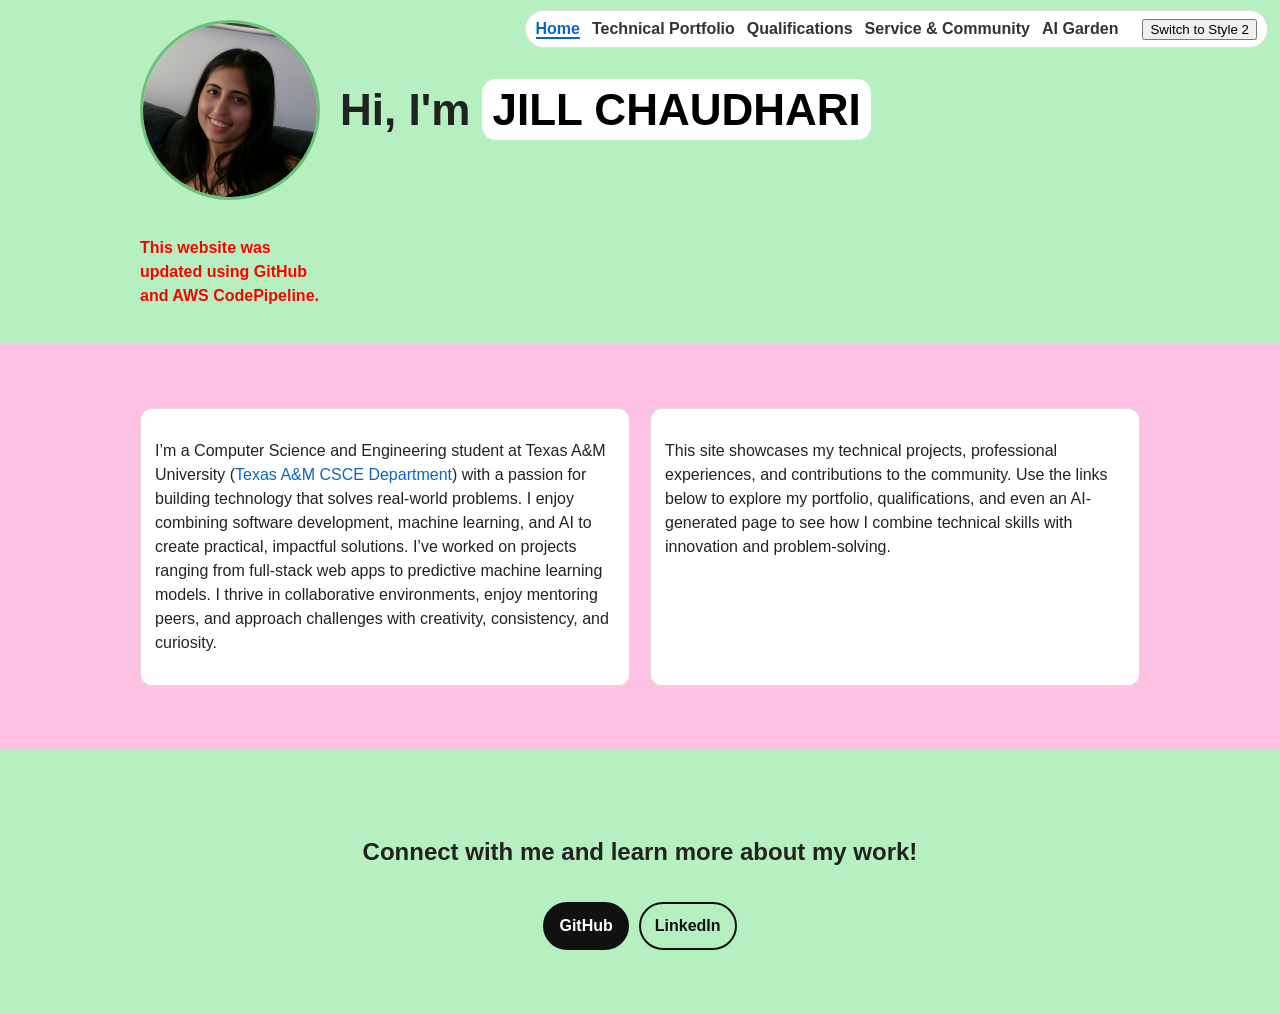
<file: index.html>
<!DOCTYPE html>
<html lang="en">
<head>
    <meta charset="UTF-8">
    <meta name="viewport" content="width=device-width, initial-scale=1" />
    <title>Jill Chaudhari – Landing Page</title>
    <link id="page_style" rel="stylesheet" href="styling_1.css">
</head>
<body>
  
    <nav class="site-nav">
        <ul>
            <li><a href="index.html">Home</a></li>
            <li><a href="portfolio.html">Technical Portfolio</a></li>
            <li><a href="qualifications.html">Qualifications</a></li>
            <li><a href="service.html">Service & Community</a></li>
            <li><a href="ai.html">AI Garden</a></li>
            <li style="margin-left:12px"><button id="theme-toggle" type="button">Switch to Style 2</button></li>
        </ul>
    </nav>

    <div class="site">
    <!-- SIDEBAR (Style 2 shows this) -->
    <aside class="sidebar">
      <div class="brand">
        <img class="headshot" src="headshot.jpeg" alt="Jill Chaudhari headshot">
        <div>
          <h3 class="name">Jill Chaudhari</h3>
          <p class="subtitle">CSCE @ Texas A&M</p>
        </div>
      </div>
      <nav class="nav">
        <a href="index.html">Home</a>
        <a href="portfolio.html">Technical Portfolio</a>
        <a href="qualifications.html">Qualifications</a>
        <a href="service.html">Service & Community</a>
        <a href="ai.html">AI Garden</a>
      </nav>
      <button id="theme-toggle-s2" type="button" class="toggle-btn">Switch to Style 1</button>
      <div class="footer">© 2025 Jill Chaudhari</div>
    </aside>

  <main class ="main">
    <header class="hero">
     <div class="wrapper">
      <img class="headshot" src="headshot.jpeg" alt="Jill Chaudhari headshot">
      <h1>Hi, I'm <span class="bubble">JILL CHAUDHARI</span></h1>
         <p style="color:red; font-weight:bold;">
        This website was updated using GitHub and AWS CodePipeline.
       </p>
     </div>
    </header>


    <section class="band band-pink two-text">
      <div class="wrapper">
        <div class="card">
          <p>
            I’m a Computer Science and Engineering student at Texas A&amp;M University
            (<a href="https://engineering.tamu.edu/cse/index.html" target="_blank" rel="noopener">Texas A&amp;M CSCE Department</a>)
            with a passion for building technology that solves real-world problems. I enjoy combining software development,
            machine learning, and AI to create practical, impactful solutions. I’ve worked on projects ranging from full-stack web apps to predictive machine learning models. I thrive in
            collaborative environments, enjoy mentoring peers, and approach challenges with creativity, consistency, and curiosity.
          </p>
        </div>
        <div class="card">
          <p>
            This site showcases my technical projects, professional experiences, and contributions to the community. 
            Use the links below to explore my portfolio, qualifications, and even an AI-generated page to see how I 
            combine technical skills with innovation and problem-solving.
          </p>
        </div>
      </div>
    </section>
     

    <section class="band band-green connect">
      <div class="wrapper">
        <h2>Connect with me and learn more about my work!</h2>
        <div class="btns">
          <a class="btn" href="https://github.com/jillchaudhari-tamu" target="_blank" rel="noopener">GitHub</a>
          <a class="btn btn--outline" href="https://www.linkedin.com/in/jill-chaudhari" target="_blank" rel="noopener">LinkedIn</a>
        </div>
      </div>
    </section>
  </main>
  </div>
  <script src="functions.js"></script>
</body>
</html>
</file>
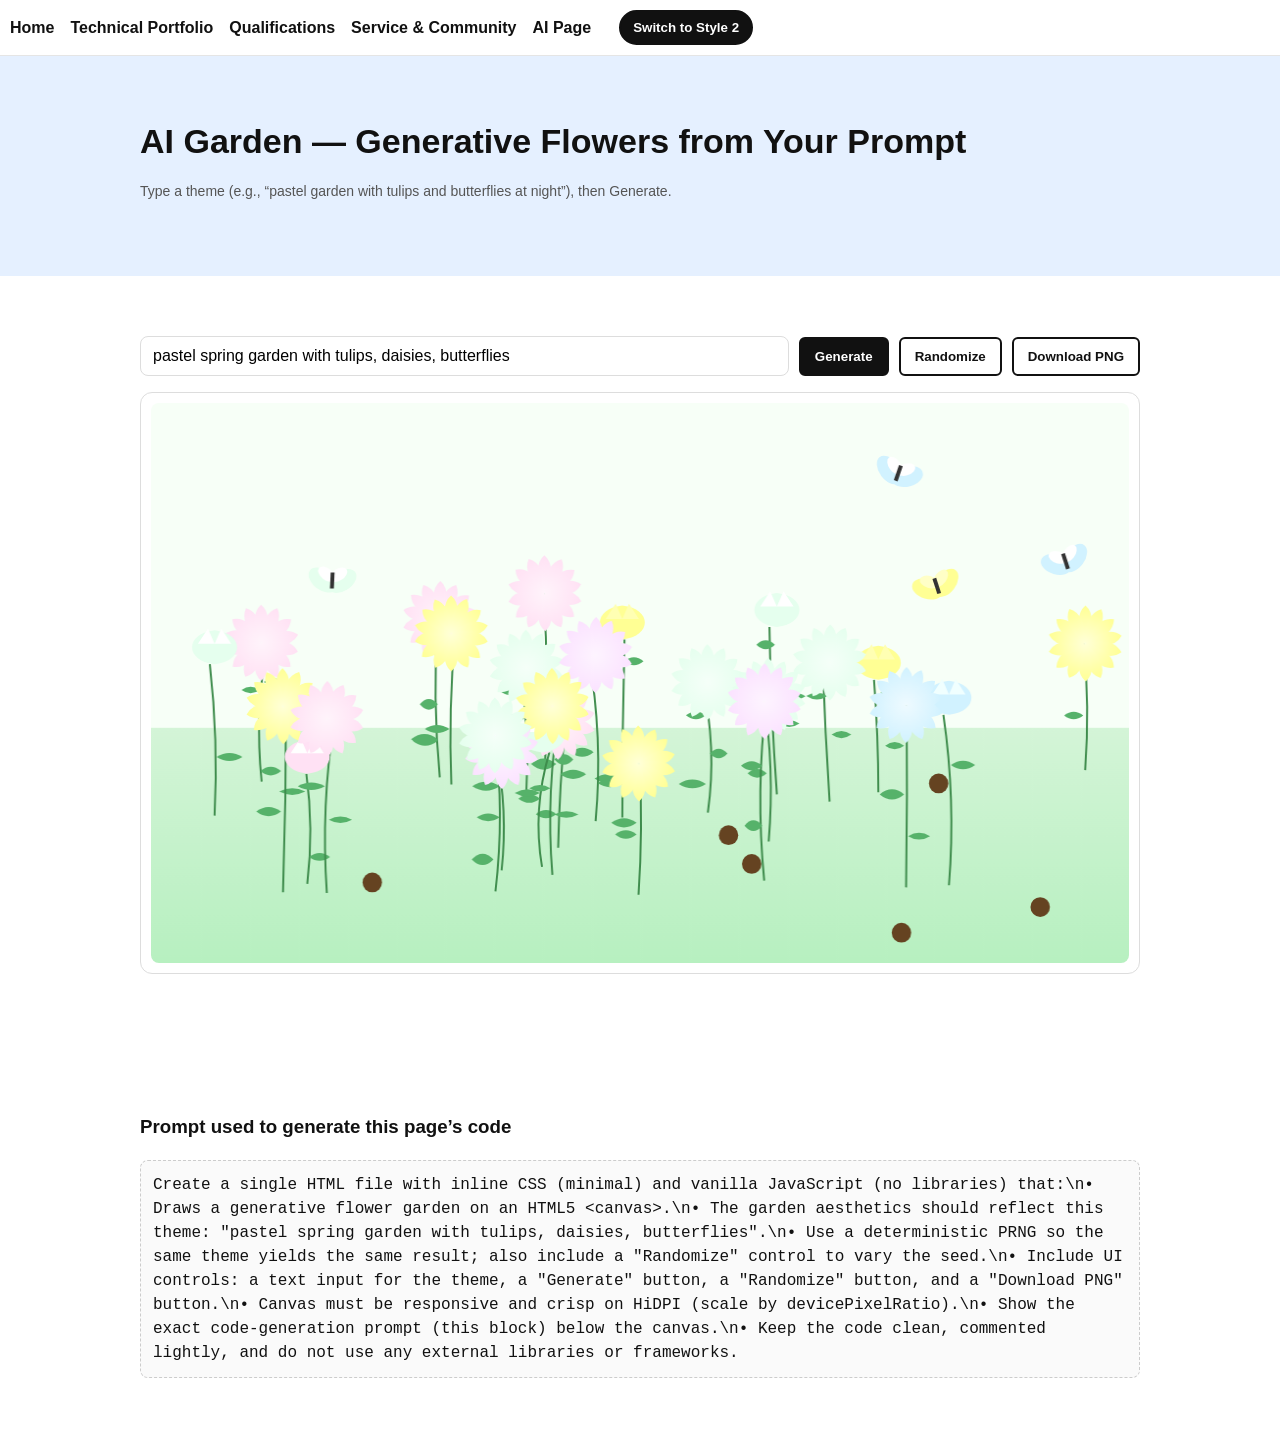
<file: ai.html>
<!DOCTYPE html>
<html lang="en">
<head>
  <meta charset="UTF-8" />
  <meta name="viewport" content="width=device-width, initial-scale=1" />
  <title>AI Garden — Generative Flowers</title>

  <!-- IMPORTANT: AI page uses its own CSS (not theme-swapped) -->
  <link rel="stylesheet" href="ai_style.css" />
</head>
<body>
  <!-- Fixed top nav for AI page -->
  <nav class="site-nav">
    <ul>
      <li><a href="index.html">Home</a></li>
      <li><a href="portfolio.html">Technical Portfolio</a></li>
      <li><a href="qualifications.html">Qualifications</a></li>
      <li><a href="service.html">Service & Community</a></li>
      <li><a href="ai.html">AI Page</a></li>
      <!-- Keep the toggle button visible on AI page (updates saved theme only) -->
      <li style="margin-left:12px">
        <button id="theme-toggle" type="button">Switch Theme</button>
      </li>
    </ul>
  </nav>

  <header class="band band-header">
    <div class="wrapper">
      <h1 class="section-title">AI Garden — Generative Flowers from Your Prompt</h1>
      <p class="note">Type a theme (e.g., “pastel garden with tulips and butterflies at night”), then Generate.</p>
    </div>
  </header>

  <main>
    <section class="band">
      <div class="wrapper">
        <div class="controls">
          <input id="promptInput" type="text" placeholder="Describe your garden..."
                 value="pastel spring garden with tulips, daisies, butterflies" />
          <button id="genBtn" class="btn">Generate</button>
          <button id="randBtn" class="btn btn--outline">Randomize</button>
          <button id="dlBtn" class="btn btn--outline">Download PNG</button>
        </div>
        <div class="canvas-wrap">
          <canvas id="garden" aria-label="AI-generated flower garden"></canvas>
        </div>
      </div>
    </section>

    <section class="band">
      <div class="wrapper">
        <h3>Prompt used to generate this page’s code</h3>
        <pre id="usedPrompt" class="prompt-pre"></pre>
      </div>
    </section>
  </main>

  <!-- Your existing canvas code (unchanged logic) -->
  <script>
    /* deterministic RNG helpers */
    function xmur3(str){let h=1779033703^str.length;for(let i=0;i<str.length;i++){h=Math.imul(h^str.charCodeAt(i),3432918353);h=(h<<13)|(h>>>19);}return function(){h=Math.imul(h^(h>>>16),2246822507);h=Math.imul(h^(h>>>13),3266489909);return (h^=h>>>16)>>>0;};}
    function mulberry32(a){return function(){let t=a+=0x6D2B79F5;t=Math.imul(t^(t>>>15),t|1);t^=t+Math.imul(t^(t>>>7),t|61);return ((t^(t>>>14))>>>0)/4294967296;};}

    function buildMetaPrompt(theme){return [
      "Create a single HTML file with inline CSS (minimal) and vanilla JavaScript (no libraries) that:",
      "• Draws a generative flower garden on an HTML5 <canvas>.",
      "• The garden aesthetics should reflect this theme: \""+theme+"\".",
      "• Use a deterministic PRNG so the same theme yields the same result; also include a \"Randomize\" control to vary the seed.",
      "• Include UI controls: a text input for the theme, a \"Generate\" button, a \"Randomize\" button, and a \"Download PNG\" button.",
      "• Canvas must be responsive and crisp on HiDPI (scale by devicePixelRatio).",
      "• Show the exact code-generation prompt (this block) below the canvas.",
      "• Keep the code clean, commented lightly, and do not use any external libraries or frameworks."
    ].join("\\n");}

    function parsePrompt(p){
      const s=p.toLowerCase();
      const night=/night|moon|stars|evening/.test(s);
      const pastel=/pastel|soft|muted/.test(s);
      const dense=/meadow|field|lush|wild/.test(s);
      const bouquet=/bouquet|arrangement|vase/.test(s);
      const butterflies=/butterfly|butterflies/.test(s);

      const colorsByWord={red:"#ef476f",pink:"#ffb3c6",purple:"#b39ddb",violet:"#b39ddb",yellow:"#ffd166",blue:"#90caf9",sky:"#90caf9",green:"#81d18b",orange:"#ffb86b",white:"#ffffff"};
      const palette=[];
      for(const w in colorsByWord){ if(s.includes(w)) palette.push(colorsByWord[w]); }
      if(palette.length===0){ palette.push("#ffb3c6","#b7f0c0","#ffd166","#a3c4f3","#cdb4db"); }
      if(pastel){ for(let i=0;i<palette.length;i++){ palette[i]=lighten(palette[i],0.18); } }

      const types=[];
      if(/tulip|tulips/.test(s)) types.push("tulip");
      if(/daisy|daisies/.test(s)) types.push("daisy");
      if(/rose|roses/.test(s)) types.push("rose");
      if(/sunflower|sunflowers/.test(s)) types.push("sunflower");
      if(/lily|lilies/.test(s)) types.push("lily");
      if(types.length===0) types.push("daisy","tulip");

      let count=26; if(dense) count=46; if(bouquet) count=14;
      return {night,pastel,butterflies,palette,types,count};
    }

    function lighten(hex,amt){
      const c=hex.replace('#','');let r=parseInt(c.slice(0,2),16),g=parseInt(c.slice(2,4),16),b=parseInt(c.slice(4,6),16);
      r=Math.min(255,Math.round(r+255*amt));g=Math.min(255,Math.round(g+255*amt));b=Math.min(255,Math.round(b+255*amt));
      return `#${r.toString(16).padStart(2,'0')}${g.toString(16).padStart(2,'0')}${b.toString(16).padStart(2,'0')}`;
    }

    function resizeCanvasTo(container,canvas,targetH=560){
      const dpr=Math.max(1,window.devicePixelRatio||1);
      const cssW=Math.max(320,Math.floor(container.clientWidth));
      const cssH=targetH;
      canvas.style.width=cssW+"px"; canvas.style.height=cssH+"px";
      canvas.width=Math.floor(cssW*dpr); canvas.height=Math.floor(cssH*dpr);
      const ctx=canvas.getContext('2d'); ctx.setTransform(dpr,0,0,dpr,0,0);
      return {ctx,cssW,cssH};
    }
    function randRange(r,a,b){return a+r()*(b-a);}
    function choice(r,arr){return arr[Math.floor(r()*arr.length)];}

    function drawGarden(promptStr,seedBump=0){
      const parsed=parsePrompt(promptStr);
      const seed=xmur3(promptStr)()+seedBump;
      const r=mulberry32(seed);

      const canvas=document.getElementById('garden');
      const container=canvas.parentElement;
      const {ctx,cssW,cssH}=resizeCanvasTo(container,canvas,560);

      // background
      ctx.fillStyle=parsed.night?"#0b1020":"#f7fff7";
      ctx.fillRect(0,0,cssW,cssH);

      // ground gradient
      const grd=ctx.createLinearGradient(0,cssH*0.55,0,cssH);
      grd.addColorStop(0,parsed.night?"#0b3816":"#d6f5d9");
      grd.addColorStop(1,parsed.night?"#031f0b":"#b7f0c0");
      ctx.fillStyle=grd; ctx.fillRect(0,cssH*0.58,cssW,cssH*0.42);

      // stems/leaves
      const flowers=[];
      for(let i=0;i<parsed.count;i++){
        const x=randRange(r,40,cssW-40);
        const baseY=randRange(r,cssH*0.64,cssH*0.88);
        const h=randRange(r,cssH*0.18,cssH*0.34);
        flowers.push({x,baseY,h});
      }
      flowers.sort((a,b)=>a.baseY-b.baseY);
      for(const f of flowers){ drawStemAndLeaves(ctx,r,f.x,f.baseY,f.h,parsed.night); }

      // flower heads
      for(const f of flowers){
        const kind=choice(r,parsed.types);
        const color=choice(r,parsed.palette);
        drawFlowerByType(ctx,r,kind,f.x,f.baseY-f.h,color,parsed.night);
      }

      // butterflies
      if(parsed.butterflies){
        const n=Math.round(parsed.count*0.15);
        for(let i=0;i<n;i++){
          drawButterfly(ctx,r,randRange(r,30,cssW-30),randRange(r,cssH*0.12,cssH*0.5),choice(r,parsed.palette));
        }
      }
    }

    function drawStemAndLeaves(ctx,r,x,y,h,night){
      ctx.strokeStyle=night?"#6abf7a":"#3e8c4c";
      ctx.lineWidth=2;
      ctx.beginPath(); ctx.moveTo(x,y); ctx.quadraticCurveTo(x+randRange(r,-10,10),y-h*0.5,x+randRange(r,-8,8),y-h); ctx.stroke();
      const leaves=1+Math.floor(randRange(r,0,3));
      for(let i=0;i<leaves;i++){
        const ly=y-randRange(r,h*0.2,h*0.9);
        const dir=r()<0.5?-1:1;
        drawLeaf(ctx,x+dir*2,ly,dir*randRange(r,18,28),randRange(r,8,14),night);
      }
    }
    function drawLeaf(ctx,x,y,w,h,night){
      ctx.fillStyle=night?"#76d68a":"#56b26a";
      ctx.beginPath();
      ctx.moveTo(x,y);
      ctx.quadraticCurveTo(x+w*0.5,y-h*0.8,x+w,y);
      ctx.quadraticCurveTo(x+w*0.5,y+h*0.8,x,y);
      ctx.closePath(); ctx.fill();
    }

    function drawFlowerByType(ctx,r,type,cx,cy,color,night){
      const center=night?"#ffe9a3":"#654321";
      switch(type){
        case "daisy":     drawPetalFlower(ctx,r,cx,cy,14,22,38,color,center); break;
        case "tulip":     drawTulip(ctx,r,cx,cy,34,color,center); break;
        case "rose":      drawRosette(ctx,r,cx,cy,38,color,center); break;
        case "sunflower": drawPetalFlower(ctx,r,cx,cy,24,26,52,color,"#8c5a20"); break;
        case "lily":      drawPetalFlower(ctx,r,cx,cy,6,28,46,color,center); break;
        default:          drawPetalFlower(ctx,r,cx,cy,12,20,34,color,center);
      }
    }
    function drawPetalFlower(ctx,r,cx,cy,petals,inner,outer,color,center){
      ctx.save(); ctx.translate(cx,cy);
      for(let i=0;i<petals;i++){
        const ang=(i/petals)*Math.PI*2+(r()-0.5)*0.04;
        ctx.rotate(ang); drawPetal(ctx,0,0,inner,outer,color); ctx.rotate(-ang);
      }
      ctx.fillStyle=center;
      ctx.beginPath(); ctx.arc(cx,cy,Math.max(6,inner*0.45),0,Math.PI*2); ctx.fill();
      ctx.restore();
    }
    function drawPetal(ctx,x,y,inner,outer,color){
      const grad=ctx.createLinearGradient(x,y-outer,x,y+inner);
      grad.addColorStop(0,color); grad.addColorStop(1,"#ffffff");
      ctx.fillStyle=grad; ctx.beginPath();
      ctx.moveTo(x,y);
      ctx.quadraticCurveTo(x+outer*0.35,y-outer*0.7,x,y-outer);
      ctx.quadraticCurveTo(x-outer*0.35,y-outer*0.7,x,y);
      ctx.closePath(); ctx.fill();
    }
    function drawTulip(ctx,r,cx,cy,size,color,center){
      ctx.save(); ctx.translate(cx,cy);
      ctx.fillStyle=color; ctx.beginPath();
      ctx.moveTo(0,0);
      ctx.bezierCurveTo(size*0.9,-size*0.1,size*0.9,-size*0.9,0,-size);
      ctx.bezierCurveTo(-size*0.9,-size*0.9,-size*0.9,-size*0.1,0,0);
      ctx.fill();
      ctx.beginPath();
      ctx.moveTo(-size*0.5,-size*0.6); ctx.lineTo(-size*0.2,-size*1.05); ctx.lineTo(0,-size*0.6);
      ctx.lineTo(size*0.2,-size*1.05); ctx.lineTo(size*0.5,-size*0.6); ctx.closePath();
      ctx.fillStyle=lighten(color,0.12); ctx.fill();
      ctx.restore();
    }
    function drawRosette(ctx,r,cx,cy,size,color,center){
      ctx.save(); ctx.translate(cx,cy);
      for(let i=0;i<18;i++){
        const ang=(i/18)*Math.PI*2;
        ctx.rotate(ang);
        ctx.fillStyle=i%2?color:lighten(color,0.15);
        ctx.beginPath(); ctx.ellipse(0,0,size*0.55,size*0.18,0,0,Math.PI*2); ctx.fill();
        ctx.rotate(-ang);
      }
      ctx.fillStyle=center; ctx.beginPath(); ctx.arc(cx,cy,size*0.18,0,Math.PI*2); ctx.fill();
      ctx.restore();
    }
    function drawButterfly(ctx,r,x,y,color){
      ctx.save(); ctx.translate(x,y); ctx.rotate((r()-0.5)*0.8);
      const c2=lighten(color,0.2);
      ctx.fillStyle=color; ctx.beginPath();
      ctx.ellipse(-10,0,16,10,0.6,0,Math.PI*2);
      ctx.ellipse(10,0,16,10,-0.6,0,Math.PI*2);
      ctx.fill();
      ctx.fillStyle=c2; ctx.beginPath();
      ctx.ellipse(-6,-6,10,6,0.6,0,Math.PI*2);
      ctx.ellipse(6,-6,10,6,-0.6,0,Math.PI*2);
      ctx.fill();
      ctx.fillStyle="#333"; ctx.fillRect(-2,-8,4,16);
      ctx.restore();
    }

    // wire up controls
    let randBump=0;
    const input=document.getElementById('promptInput');
    const usedEl=document.getElementById('usedPrompt');
    const genBtn=document.getElementById('genBtn');
    const randBtn=document.getElementById('randBtn');
    const dlBtn=document.getElementById('dlBtn');
    const canvas=document.getElementById('garden');

    function run(){
      const theme=input.value.trim();
      usedEl.textContent=buildMetaPrompt(theme);
      drawGarden(theme,randBump);
    }

    genBtn.addEventListener('click',()=>{randBump=0;run();});
    randBtn.addEventListener('click',()=>{randBump=Math.floor(Math.random()*1e9);run();});
    input.addEventListener('keydown',(e)=>{if(e.key==='Enter'){randBump=0;run();}});
    dlBtn.addEventListener('click',()=>{const link=document.createElement('a');link.download='ai-garden.png';link.href=canvas.toDataURL('image/png');link.click();});
    window.addEventListener('resize',run);
    run();
  </script>

  <!-- Load the theme toggle logic so the button updates saved theme for other pages.
       Safe here: there's no <link id="page_style"> on this page, so the AI page visuals don't change. -->
  <script src="functions.js"></script>
</body>
</html>
</file>
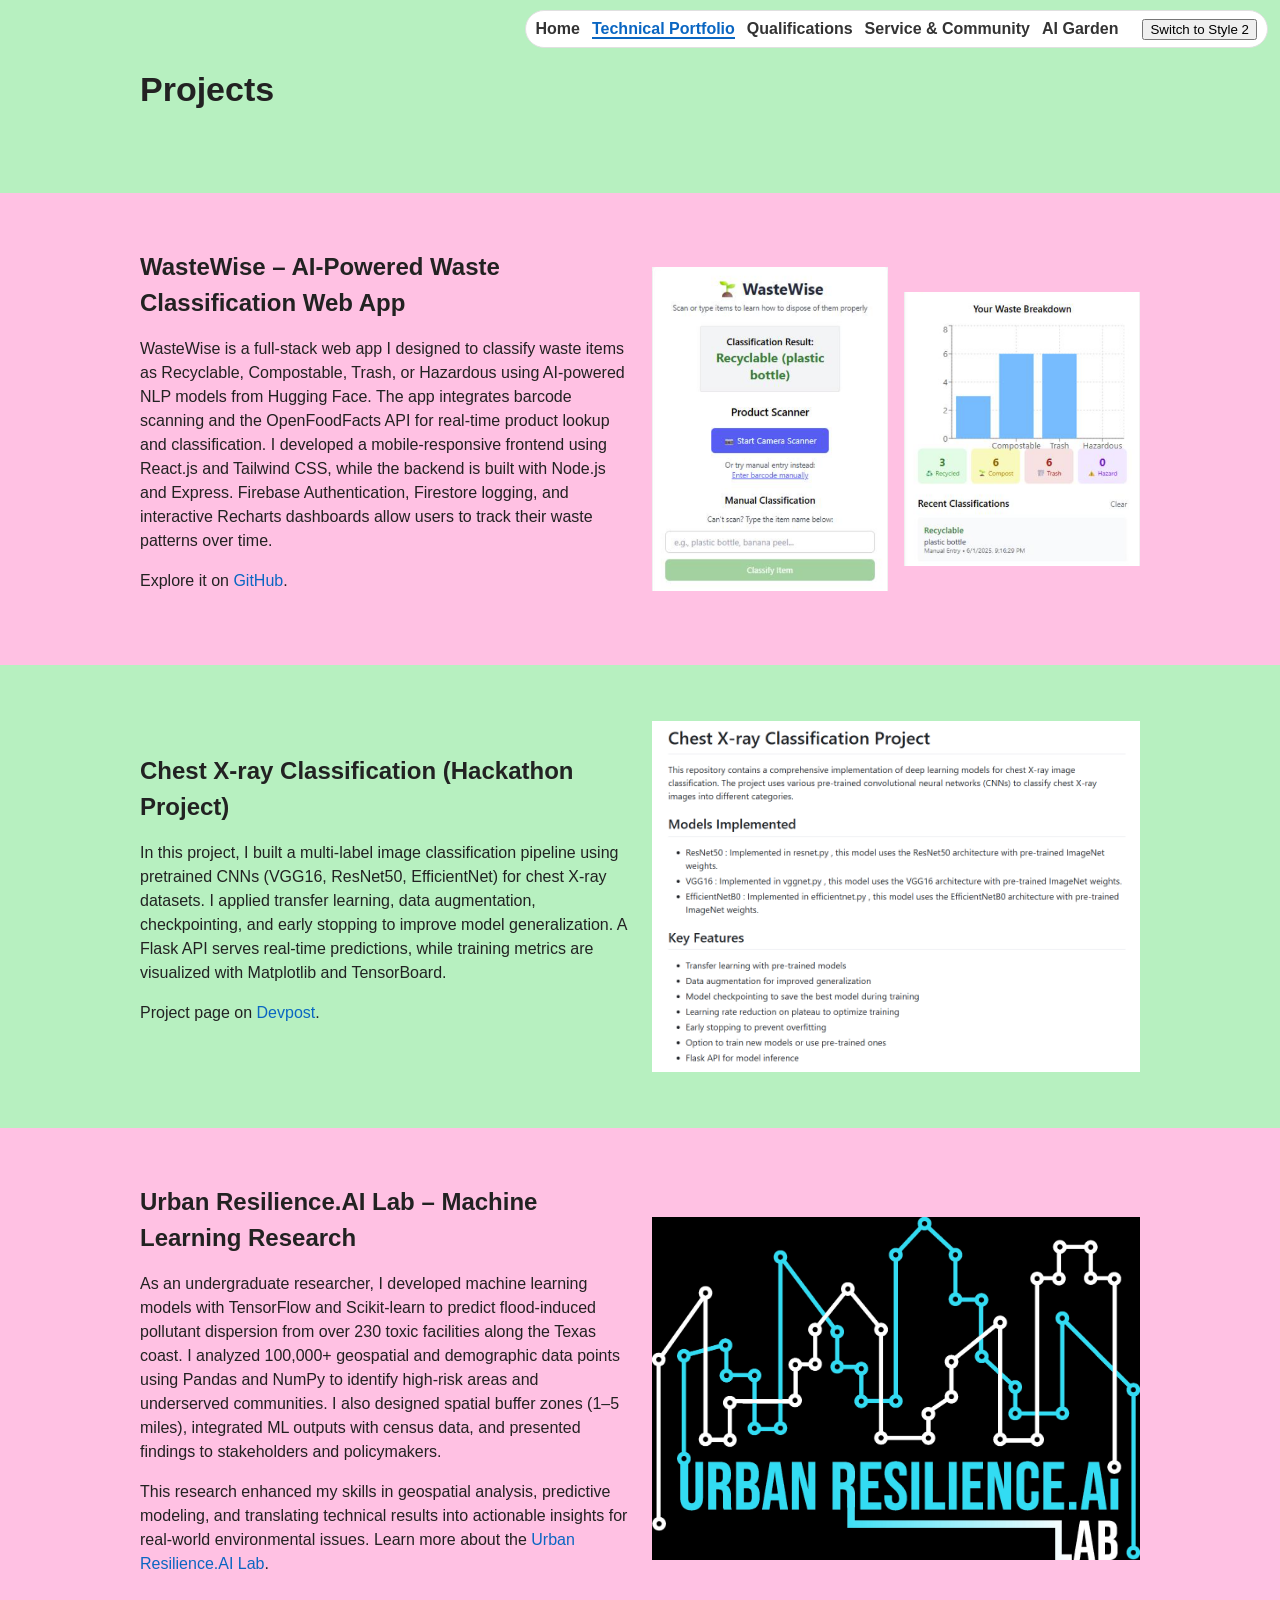
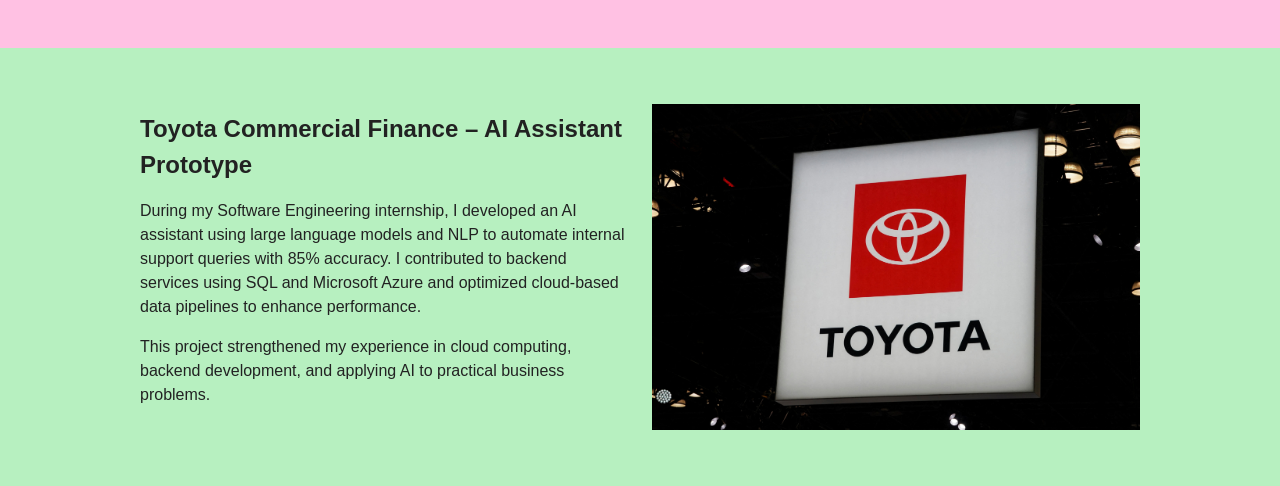
<file: portfolio.html>
<!DOCTYPE html>
<html lang="en">
<head>
  <meta charset="UTF-8" />
  <meta name="viewport" content="width=device-width, initial-scale=1" />
  <title>My Projects & Technical Work</title>
  <link id="page_style" rel="stylesheet" href="styling_1.css">
</head>
<body>

  <nav class="site-nav">
    <ul>
      <li><a href="index.html">Home</a></li>
      <li><a href="portfolio.html">Technical Portfolio</a></li>
      <li><a href="qualifications.html">Qualifications</a></li>
      <li><a href="service.html">Service & Community</a></li>
      <li><a href="ai.html">AI Garden</a></li>
      <li style="margin-left:12px"><button id="theme-toggle" type="button">Switch to Style 2</button></li>
    </ul>
  </nav>

  <div class="site">
    <aside class="sidebar">
      <div class="brand">
        <img class="headshot" src="headshot.jpeg" alt="Jill headshot">
        <div>
          <h3 class="name">Jill Chaudhari</h3>
          <p class="subtitle">CSCE @ Texas A&M</p>
        </div>
      </div>
      <nav class="nav">
        <a href="index.html">Home</a>
        <a href="portfolio.html">Technical Portfolio</a>
        <a href="qualifications.html">Qualifications</a>
        <a href="service.html">Service & Community</a>
        <a href="ai.html">AI Garden</a>
      </nav>
          <button id="theme-toggle-s2" type="button" class="toggle-btn">Switch to Style 1</button>
      <div class="footer">© 2025 Jill Chaudhari</div>
    </aside>

    <main class="main">
      <section class="band band-green">
        <div class="wrapper">
          <h1 class="section-title">Projects</h1>
        </div>
      </section>


    <section class="project band band-pink">
      <div class="wrapper">
        <div class="text">
            <h2>WasteWise – AI-Powered Waste Classification Web App</h2>
            <p>
                WasteWise is a full-stack web app I designed to classify waste items as 
                Recyclable, Compostable, Trash, or Hazardous using AI-powered NLP models
                 from Hugging Face. The app integrates barcode scanning and the OpenFoodFacts 
                 API for real-time product lookup and classification. I developed a mobile-responsive 
                 frontend using React.js and Tailwind CSS, while the backend is built with Node.js 
                 and Express. Firebase Authentication, Firestore logging, and interactive Recharts
                dashboards allow users to track their waste patterns over time.
            </p>
          <p>
            Explore it on
            <a href="https://github.com/jillchaudhari-tamu/wastewise-frontend" target="_blank" rel="noopener">GitHub</a>.
          </p>
        </div>
      <div class="media media-row">
        <img class="project-img wastewise-img" src="wastewise-pic-1.png" alt="WasteWise home screen">
        <img class="project-img wastewise-img" src="wastewise-pic-2.png" alt="WasteWise scanning flow">
      </div>
    </div>
</section>

    <section class="project band band-green reverse">
      <div class="wrapper">
        <div class="text">
            <h2>Chest X-ray Classification (Hackathon Project)</h2>
            <p>
                In this project, I built a multi-label image classification pipeline using 
                pretrained CNNs (VGG16, ResNet50, EfficientNet) for chest X-ray datasets. 
                I applied transfer learning, data augmentation, checkpointing, and early 
                stopping to improve model generalization. A Flask API serves real-time predictions, 
                while training metrics are visualized with Matplotlib and TensorBoard.
            </p>
            <p>
            Project page on
            <a href="https://devpost.com/software/pneumonia-predictor" target="_blank" rel="noopener">Devpost</a>.
          </p>
        </div>
        <div class="media">
          <img src="xray.png" alt="Chest X-ray Classification output">
        </div>
      </div>
    </section>

    <section class="project band band-pink">
      <div class="wrapper">
        <div class="text">
            <h2>Urban Resilience.AI Lab – Machine Learning Research</h2>
            <p>
                As an undergraduate researcher, I developed machine learning models with
                TensorFlow and Scikit-learn to predict flood-induced pollutant dispersion 
                from over 230 toxic facilities along the Texas coast. I analyzed 100,000+ 
                geospatial and demographic data points using Pandas and NumPy to identify 
                high-risk areas and underserved communities. I also designed spatial buffer 
                zones (1–5 miles), integrated ML outputs with census data, and presented 
                findings to stakeholders and policymakers.
            </p>
            <p>
                This research enhanced my skills in geospatial analysis, predictive modeling, 
                and translating technical results into actionable insights for real-world 
                environmental issues. Learn more about the <a href="https://www.urbanresilience.ai/" target="_blank">Urban Resilience.AI Lab</a>.
            </p>
        </div>
        <div class="media">
          <img src="urbanresilienceailab.jpeg" alt="Urban Resilience.AI Lab project">
        </div>
      </div>
    </section>

    <section class="project band band-green reverse">
      <div class="wrapper">
        <div class="text">
            <h2>Toyota Commercial Finance – AI Assistant Prototype</h2>
            <p>
                During my Software Engineering internship, I developed an AI assistant 
                using large language models and NLP to automate internal support queries 
                with 85% accuracy. I contributed to backend services using SQL and Microsoft 
                Azure and optimized cloud-based data pipelines to enhance performance.
            </p>
            <p>
                This project strengthened my experience in cloud computing, backend development, 
                and applying AI to practical business problems.
            </p>
            </div>
        <div class="media">
          <img class="project-img toyota-img" src="ticf_logo.jpg?v=3" alt="Toyota logo" />
        </div>
      </div>
    </section>
  </main>
</div>
 <script src="functions.js"></script>
</body>
</html>
</file>
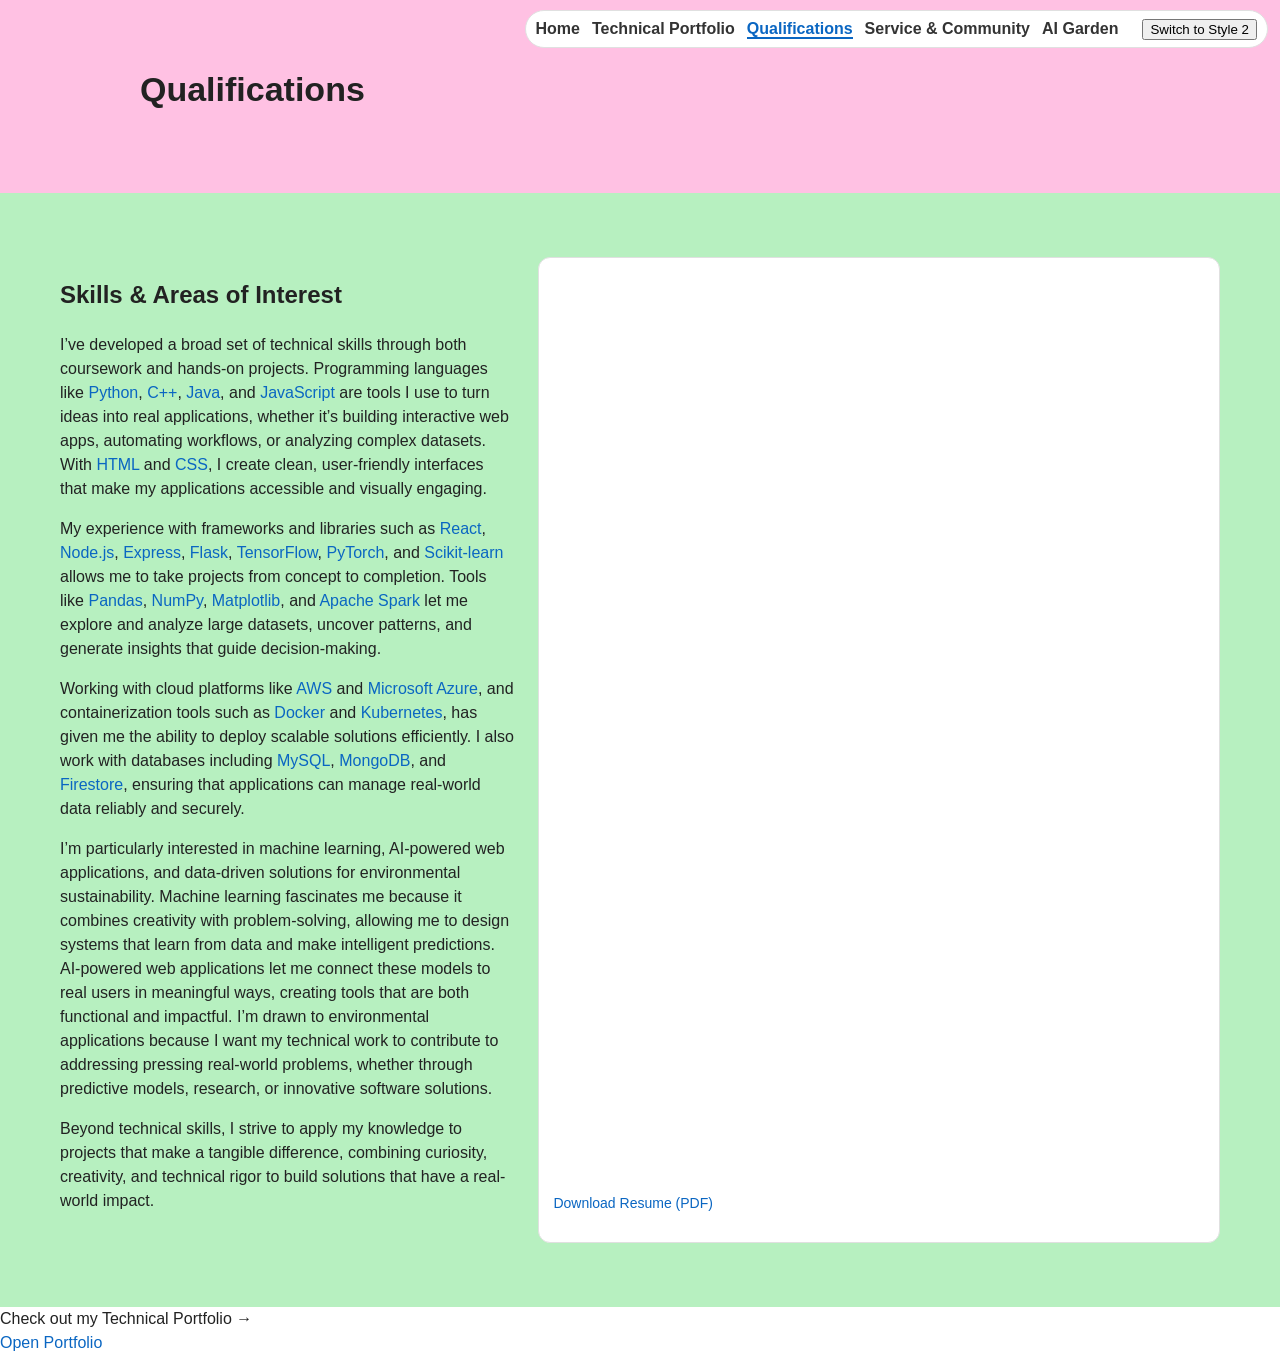
<file: qualifications.html>
<!DOCTYPE html>
<html lang="en">
<head>
  <meta charset="UTF-8" />
  <meta name="viewport" content="width=device-width, initial-scale=1" />
  <title>Qualifications</title>
  <link id="page_style" rel="stylesheet" href="styling_1.css">
</head>
<body>
  <nav class="site-nav">
    <ul>
      <li><a href="index.html">Home</a></li>
      <li><a href="portfolio.html">Technical Portfolio</a></li>
      <li><a href="qualifications.html">Qualifications</a></li>
      <li><a href="service.html">Service & Community</a></li>
      <li><a href="ai.html">AI Garden</a></li>
      <li style="margin-left:12px"><button id="theme-toggle" type="button">Switch to Style 2</button></li>
    </ul>
  </nav>

  <div class="site">
    <aside class="sidebar">
      <div class="brand">
        <img class="headshot" src="headshot.jpeg" alt="Jill headshot">
        <div>
          <h3 class="name">Jill Chaudhari</h3>
          <p class="subtitle">CSCE @ Texas A&M</p>
        </div>
      </div>
      <nav class="nav">
        <a href="index.html">Home</a>
        <a href="portfolio.html">Technical Portfolio</a>
        <a href="qualifications.html">Qualifications</a>
        <a href="service.html">Service & Community</a>
        <a href="ai.html">AI Garden</a>
      </nav>
        <button id="theme-toggle-s2" type="button" class="toggle-btn">Switch to Style 1</button>
      <div class="footer">© 2025 Jill Chaudhari</div>
    </aside>


  <main class="main">
    <section class="band band-pink">
      <div class="wrapper">
        <h1 class="section-title">Qualifications</h1>
      </div>
    </section>

    <section class="band band-green qual-grid">
      <div class="wrapper">
        <div class="left">
          <h2>Skills &amp; Areas of Interest</h2>

        <p>
            I’ve developed a broad set of technical skills through both coursework and hands-on projects. Programming languages like 
            <a href="https://www.python.org/" target="_blank">Python</a>, 
            <a href="https://isocpp.org/" target="_blank">C++</a>, 
            <a href="https://www.java.com/" target="_blank">Java</a>, and 
            <a href="https://developer.mozilla.org/en-US/docs/Web/JavaScript" target="_blank">JavaScript</a> are 
            tools I use to turn ideas into real applications, whether it’s building interactive web apps, automating workflows, 
            or analyzing complex datasets. With <a href="https://developer.mozilla.org/en-US/docs/Web/HTML" target="_blank">HTML</a> 
            and <a href="https://developer.mozilla.org/en-US/docs/Web/CSS" target="_blank">CSS</a>, I create clean, user-friendly 
            interfaces that make my applications accessible and visually engaging.
        </p>

        <p>
            My experience with frameworks and libraries such as <a href="https://react.dev/" target="_blank">React</a>, 
            <a href="https://nodejs.org/" target="_blank">Node.js</a>, <a href="https://expressjs.com/" target="_blank">Express</a>, 
            <a href="https://flask.palletsprojects.com/" target="_blank">Flask</a>, <a href="https://www.tensorflow.org/" target="_blank">TensorFlow</a>, 
            <a href="https://pytorch.org/" target="_blank">PyTorch</a>, and <a href="https://scikit-learn.org/stable/" target="_blank">Scikit-learn</a> 
            allows me to take projects from concept to completion. Tools like <a href="https://pandas.pydata.org/" target="_blank">Pandas</a>, 
            <a href="https://numpy.org/" target="_blank">NumPy</a>, <a href="https://matplotlib.org/" target="_blank">Matplotlib</a>, 
            and <a href="https://spark.apache.org/" target="_blank">Apache Spark</a> let me explore and analyze large datasets, uncover patterns, 
            and generate insights that guide decision-making.
        </p>

        <p>
            Working with cloud platforms like <a href="https://aws.amazon.com/" target="_blank">AWS</a> and 
            <a href="https://azure.microsoft.com/" target="_blank">Microsoft Azure</a>, and containerization 
            tools such as <a href="https://www.docker.com/" target="_blank">Docker</a> and 
            <a href="https://kubernetes.io/" target="_blank">Kubernetes</a>, has given me the ability to deploy 
            scalable solutions efficiently. I also work with databases including <a href="https://www.mysql.com/" target="_blank">MySQL</a>, 
            <a href="https://www.mongodb.com/" target="_blank">MongoDB</a>, 
            and <a href="https://firebase.google.com/products/firestore" target="_blank">Firestore</a>, 
            ensuring that applications can manage real-world data reliably and securely.
        </p>

        <p>
            I’m particularly interested in machine learning, AI-powered web applications, and data-driven solutions 
            for environmental sustainability. Machine learning fascinates me because it combines creativity with problem-solving, 
            allowing me to design systems that learn from data and make intelligent predictions. AI-powered web applications let 
            me connect these models to real users in meaningful ways, creating tools that are both functional and impactful. I’m 
            drawn to environmental applications because I want my technical work to contribute to addressing pressing real-world problems, 
            whether through predictive models, research, or innovative software solutions.
        </p>

        <p>
            Beyond technical skills, I strive to apply my knowledge to projects that make a tangible difference, combining curiosity, 
            creativity, and technical rigor to build solutions that have a real-world impact.
        </p>
       </div>

        <div class="resume-card">
          <iframe src="Chaudhari_Jill_Resume.pdf" title="Resume" width="100%" height="420" style="border:0;"></iframe>
          <p class="small"><a href="Chaudhari_Jill_Resume.pdf" target="_blank" rel="noopener">Download Resume (PDF)</a></p>
        </div>
      </div>
    </section>

    <div class="cta-pink">
      Check out my Technical Portfolio →
      <br><a href="portfolio.html">Open Portfolio</a>
    </div>
  </main>
  </div>

  <script src="functions.js"></script>
</body>
</html>
</file>
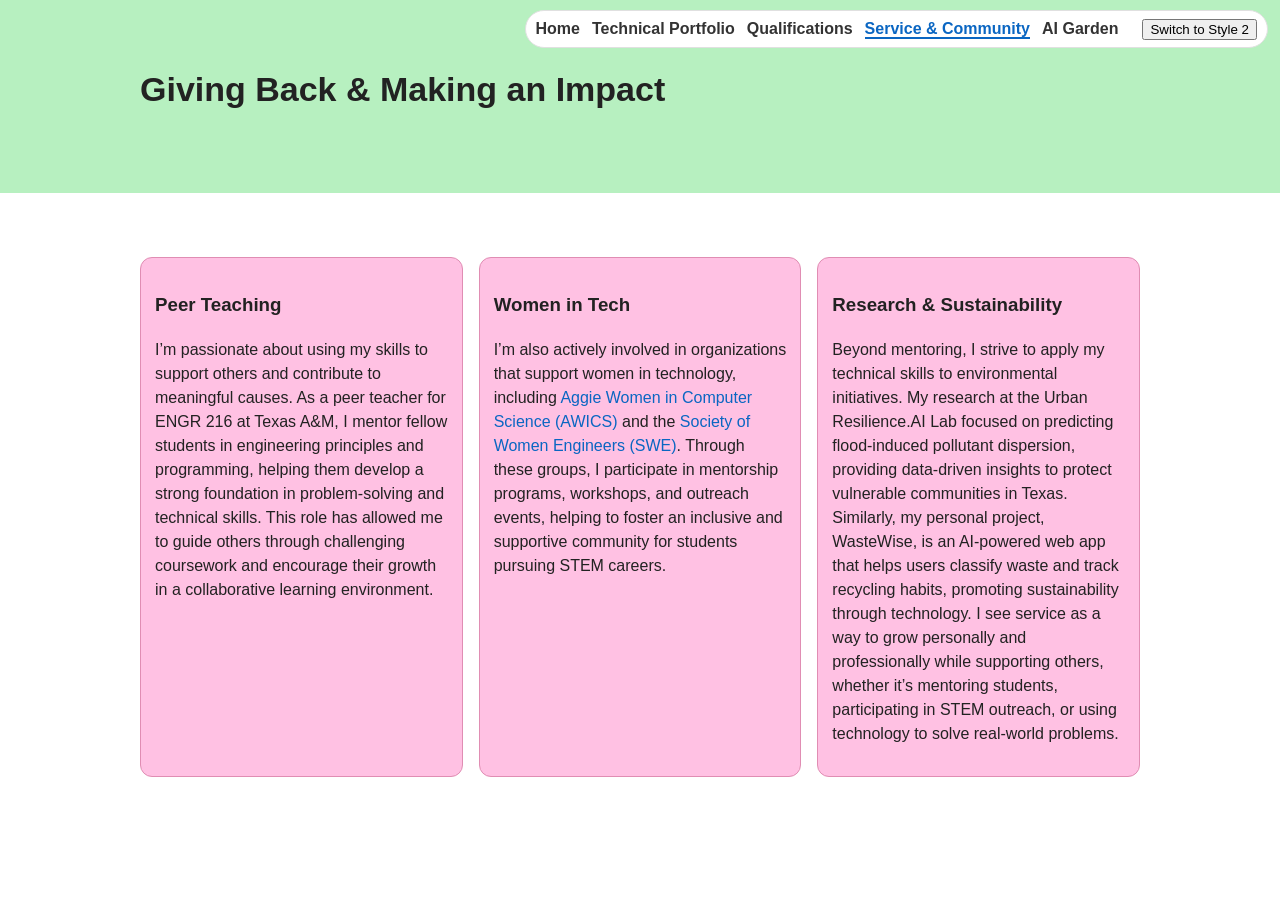
<file: service.html>
<!DOCTYPE html>
<html lang="en">
<head>
  <meta charset="UTF-8">
  <meta name="viewport" content="width=device-width, initial-scale=1" />
  <title>Giving Back & Making an Impact</title>
  <link id="page_style" rel="stylesheet" href="styling_1.css">
</head>
<body>

  <nav class="site-nav">
    <ul>
      <li><a href="index.html">Home</a></li>
      <li><a href="portfolio.html">Technical Portfolio</a></li>
      <li><a href="qualifications.html">Qualifications</a></li>
      <li><a href="service.html">Service & Community</a></li>
      <li><a href="ai.html">AI Garden </a></li>
      <li style="margin-left:12px"><button id="theme-toggle" type="button">Switch to Style 2</button></li>
    </ul>
  </nav>

  <div class="site">
    <aside class="sidebar">
      <div class="brand">
        <img class="headshot" src="headshot.jpeg" alt="Jill headshot">
        <div>
          <h3 class="name">Jill Chaudhari</h3>
          <p class="subtitle">CSCE @ Texas A&M</p>
        </div>
      </div>
      <nav class="nav">
        <a href="index.html">Home</a>
        <a href="portfolio.html">Technical Portfolio</a>
        <a href="qualifications.html">Qualifications</a>
        <a href="service.html">Service & Community</a>
        <a href="ai.html">AI Garden</a>
      </nav>
            <button id="theme-toggle-s2" type="button" class="toggle-btn">Switch to Style 1</button>
      <div class="footer">© 2025 Jill Chaudhari</div>
    </aside>

    <main class="main">
    <section class="band band-green">
     <div class="wrapper">
      <h1 class="section-title">Giving Back &amp; Making an Impact</h1>
     </div>
    </section>

    <section class="band service-triple">
      <div class="wrapper">
        <div class="service-card">
          <h3>Peer Teaching</h3>
          <p>
            I’m passionate about using my skills to support others and contribute to meaningful causes. As a peer teacher for ENGR 216 at 
            Texas A&M, I mentor fellow students in engineering principles and programming, helping them develop a strong foundation in 
            problem-solving and technical skills. This role has allowed me to guide others through challenging coursework and encourage 
            their growth in a collaborative learning environment.
          </p>
        </div>
        <div class="service-card">
          <h3>Women in Tech</h3>
          <p>
            I’m also actively involved in organizations that support women in technology, including 
            <a href="https://www.awics.org/" target="_blank">Aggie Women in Computer Science (AWICS)</a> 
            and the <a href="https://www.swetamu.com/" target="_blank">Society of Women Engineers (SWE)</a>. Through these groups, 
            I participate in mentorship programs, workshops, and outreach events, helping to foster an inclusive and supportive 
            community for students pursuing STEM careers.
          </p>
        </div>
        <div class="service-card">
          <h3>Research &amp; Sustainability</h3>
          <p>
            Beyond mentoring, I strive to apply my technical skills to environmental initiatives. My research at the Urban 
            Resilience.AI Lab focused on predicting flood-induced pollutant dispersion, providing data-driven insights to protect 
            vulnerable communities in Texas. Similarly, my personal project, WasteWise, is an AI-powered web app that helps users 
            classify waste and track recycling habits, promoting sustainability through technology. I see service as a way to grow personally and professionally while supporting others, whether it’s mentoring students, 
            participating in STEM outreach, or using technology to solve real-world problems.
          </p>
        </div>
      </div>
    </section>
  </main>
</div>
<script src="functions.js"></script>
</body>
</html>
</file>
<file: styling_1.css>
:root{
  --ink:#222;
  --bg:#fff;
  --green:#b7f0c0;
  --accent2: #0a66c2;
  --pink:#ffc1e3;
  --maxw:1040px;
}

/* BASE FORMAT */
*{box-sizing:border-box}
html,body{margin:0;padding:0}
body{color:var(--ink);background:var(--bg);line-height:1.5;font-family:Arial,Helvetica,sans-serif}
img{max-width:100%;height:auto;display:block}
a{color:#0a66c2;text-decoration:none}
a:hover{text-decoration:underline}
.small{font-size:14px;color:#555}

/* LAYOUT */
.wrapper{max-width:var(--maxw);margin:0 auto;padding:20px}
.band{padding:44px 0}
.section-title{margin:0 0 14px;font-size:34px}

/* NAV BAR */
.site-nav{
  position:fixed;top:10px;right:12px;z-index:1000;
  background:#fff;border:1px solid #e0e0e0;border-radius:20px;padding:6px 10px
}
.site-nav ul{margin:0;padding:0;list-style:none;display:flex;gap:12px}
.site-nav a{color:#333;font-weight:600}
.site-nav a:hover{color:#000}

/* HOME PAGE */
.hero{background:var(--green)}
.hero .wrapper{display:grid;grid-template-columns:180px 1fr;gap:20px;align-items:center}
.headshot{width:180px;height:180px;border-radius:50%;object-fit:cover;border:3px solid #6ac279}
.hero h1{margin:0;font-size:44px;line-height:1.1}
.bubble{background:#fff;padding:6px 10px;border-radius:14px;font-weight:800;color:#000}

/* TWO-TEXT SECTION (home) */
.two-text .wrapper{display:grid;grid-template-columns:1fr 1fr;gap:20px}
.two-text .card{background:#fff;border:1px solid #ddd;border-radius:12px;padding:14px}

/* CONNECT (home) */
.connect .wrapper{display:flex;flex-direction:column;align-items:center;text-align:center;gap:12px}
.btns{display:flex;gap:10px;flex-wrap:wrap}
.btn{display:inline-block;padding:10px 14px;border-radius:999px;font-weight:700;background:#111;color:#fff;border:2px solid #111}
.btn--outline{background:transparent;color:#111}
.btn:hover{opacity:.9}

/* PROJECTS (portfolio) */
.project{padding:36px 0;background:transparent}
.project .wrapper{display:grid;grid-template-columns:1fr 1fr;gap:24px;align-items:center}
.project .media{order:2}
.project.reverse .media{order:1}
.project .text h2{margin:0 0 12px}
.project-img{max-width:100%}

/* WasteWise: two images side-by-side */
.media.media-row{display:grid;grid-template-columns:1fr 1fr;gap:16px;align-items:center;justify-items:center}
.media.media-row .wastewise-img{width:100%;max-width:none;height:auto;display:block}

/* Toyota image */
.toyota-img{width:100%;max-width:900px;height:auto;display:block}

/* QUALIFICATIONS */
.qual-grid .wrapper{display:grid;grid-template-columns:1.25fr 1fr;gap:24px;align-items:start}
.resume-card{background:#fff;border:1px solid #e0e0e0;border-radius:12px;padding:14px}

.band.band-green.qual-grid .wrapper{
  max-width:1200px;       
  grid-template-columns:1fr 1.5fr; 
}
.resume-card iframe{height:900px;}

/* SERVICE */
.service-triple .wrapper{display:grid;grid-template-columns:repeat(3,1fr);gap:16px}
.service-card{background:var(--pink);border:1px solid #e08db3;border-radius:12px;padding:14px}

/* AI PAGE */
.ai-hero{background:var(--pink)}
.prompt-box{background:#fff;border:1px dashed #ccc;border-radius:12px;padding:12px}

/* color bands */
.band-green{background:var(--green)!important}
.band-pink{background:var(--pink)!important}

/* make sure project sections explicit colors */
section.project.band-pink{background:var(--pink)!important}
section.project.band-green{background:var(--green)!important}

@media (max-width:840px){
  .hero .wrapper{grid-template-columns:1fr}
  .hero h1{font-size:34px}
  .two-text .wrapper{grid-template-columns:1fr}
  .project .wrapper{grid-template-columns:1fr}
  .project .media{order:2!important}
  .qual-grid .wrapper{grid-template-columns:1fr}
  .service-triple .wrapper{grid-template-columns:1fr}
}
@media (max-width:700px){
  .media.media-row{grid-template-columns:1fr}
}

/* Show top nav, hide sidebar in Style 1 */
.site-nav { display: block; }
.sidebar  { display: none;  }

/* Highlight the current page link */
.site-nav a.active,
.nav a.active {
  font-weight: 700;
  color: var(--accent2); /* or pick a bright color that fits your theme */
  border-bottom: 2px solid var(--accent2);
}
</file>
<file: ai_style.css>
/* ai_style.css — used ONLY by ai.html (AI page) */

:root{
  --ink:#111;
  --bg:#fff;
  --maxw:1040px;
}

*{box-sizing:border-box}
html,body{margin:0;padding:0}
body{
  font-family:Arial, Helvetica, sans-serif;
  line-height:1.5;
  background:var(--bg);
  color:var(--ink);
  padding-top:56px; /* give space for fixed nav */
}

/* layout + sections */
.wrapper{max-width:var(--maxw);margin:0 auto;padding:20px}
.band{padding:40px 0}
.band-header{background:#e5f0ff}
.section-title{margin:0 0 14px;font-size:34px}
.note{font-size:14px;color:#555}

/* fixed top nav (independent of site themes) */
.site-nav{
  position:fixed; top:0; left:0; right:0; z-index:1000;
  background:#fff; border-bottom:1px solid #e5e5e5;
}
.site-nav ul{
  margin:0; padding:10px; list-style:none;
  display:flex; gap:16px; align-items:center; flex-wrap:wrap;
}
.site-nav a{ color:#111; text-decoration:none; font-weight:600; }
.site-nav a:hover{ text-decoration:underline; }
.site-nav button#theme-toggle{
  padding:8px 12px; border-radius:999px; font-weight:700;
  background:#111; color:#fff; border:2px solid #111; cursor:pointer;
}
.site-nav button#theme-toggle:hover{ opacity:.9; }

/* controls + canvas */
.controls{display:flex; gap:10px; flex-wrap:wrap; align-items:center; margin-bottom:16px}
.controls input[type="text"]{
  flex:1 1 360px; padding:10px 12px;
  border:1px solid #ddd; border-radius:8px; font-size:16px;
}
.btn{
  padding:10px 14px; border-radius:6px; font-weight:600;
  border:2px solid #111; background:#111; color:#fff; cursor:pointer;
}
.btn--outline{ background:transparent; color:#111 }
.btn:hover{ opacity:.9; }

.canvas-wrap{
  background:#fff; border:1px solid #ddd; border-radius:12px; padding:10px;
}
canvas{ display:block; max-width:100%; border-radius:8px }

/* prompt display */
.prompt-pre{
  white-space:pre-wrap;
  font-family: ui-monospace, SFMono-Regular, Menlo, Consolas, monospace;
  background:#fafafa; border:1px dashed #ccc; border-radius:8px; padding:12px; margin:0;
}
</file>
